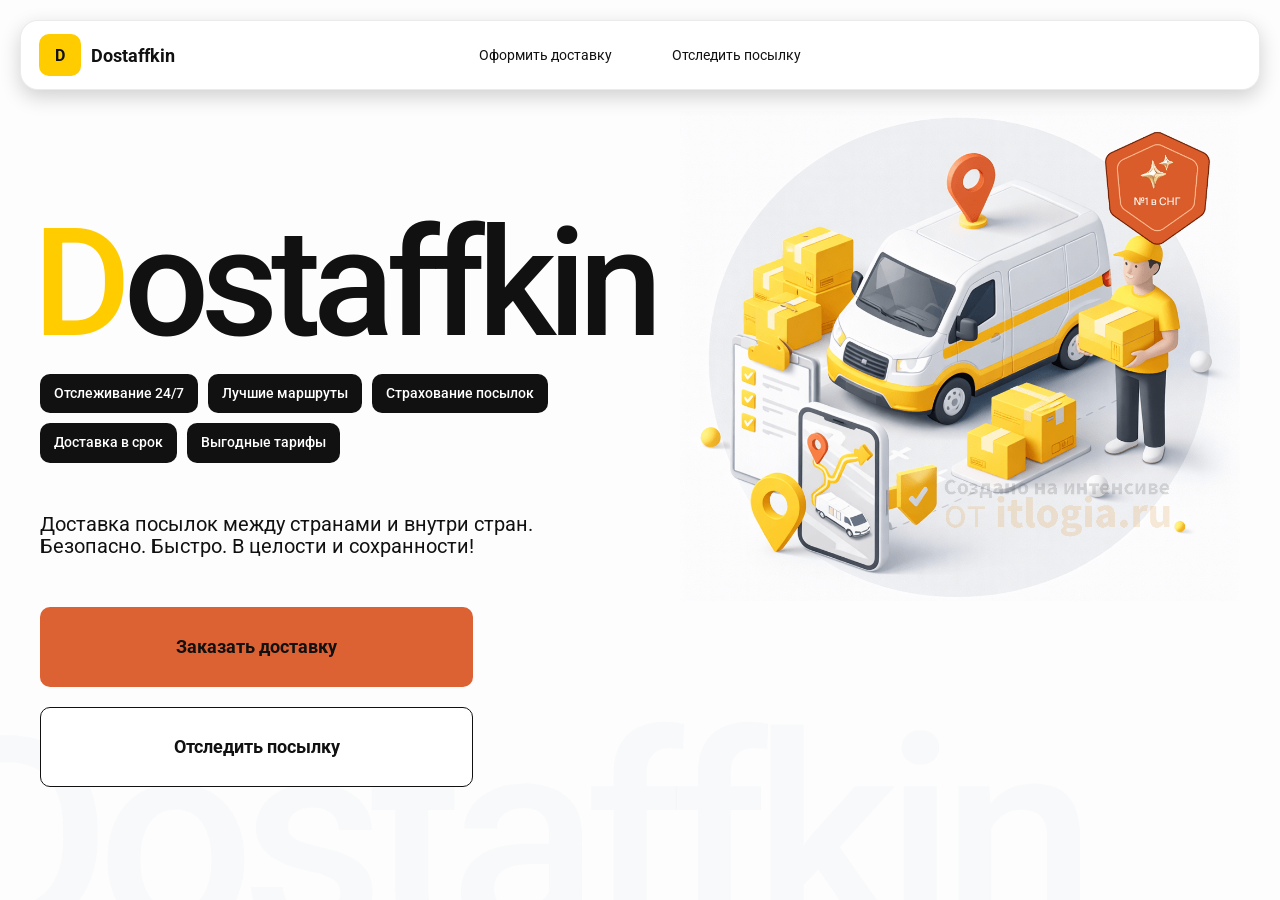
<file: index.html>
<!doctype html>
<html lang="ru">

<head>
    <meta charset="utf-8" />
    <meta name="viewport" content="width=device-width,initial-scale=1,maximum-scale=1,user-scalable=0" />
    <title>Dostaffkin — Доставка посылок между странами и внутри стран. Безопасно. Быстро. В целости и сохранности!
    </title>

    <link href="styles/base.css" rel="stylesheet" />
    <link href="styles/base_adaptive.css" rel="stylesheet" />
    <link href="styles/index.css" rel="stylesheet" />
    <link href="styles/index_adaptive.css" rel="stylesheet" />
</head>

<body>
    <div class="container">
        <header class="header">
            <a class="header-brand" href="#">
                <div class="header-logo">D</div>
                <div class="header-title">Dostaffkin</div>
            </a>
            <nav class="header-menu">
                <a class="header-link" href="/order.html">Оформить <span>доставку</span></a>
                <a class="header-link" href="/track.html">Отследить <span>посылку</span></a>
            </nav>
        </header>
        <main class="main">
            <section class="main-info">
                <div class="main-title">
                    <span>D</span>ostaffkin
                </div>
                <div class="main-features">
                    <div class="main-feature">Отслеживание 24/7</div>
                    <div class="main-feature">Лучшие маршруты</div>
                    <div class="main-feature">Страхование посылок</div>
                    <div class="main-feature">Доставка в срок</div>
                    <div class="main-feature">Выгодные тарифы</div>
                </div>
                <div class="main-description">
                    Доставка посылок между странами и внутри стран.
                    Безопасно. Быстро. В целости и сохранности!
                </div>
                <div class="main-actions">
                    <a class="button" type="button" href="./order.html">Заказать доставку</a>
                    <a class="button button-white" type="button" href="./track.html">Отследить посылку</a>
                </div>
            </section>
            <div class="main-title-ghost">Dostaffkin</div>
            <section class="main-image">
                <img src="images/main-image.png" alt="Main image" />
            </section>
        </main>
    </div>
</body>

</html>
</file>
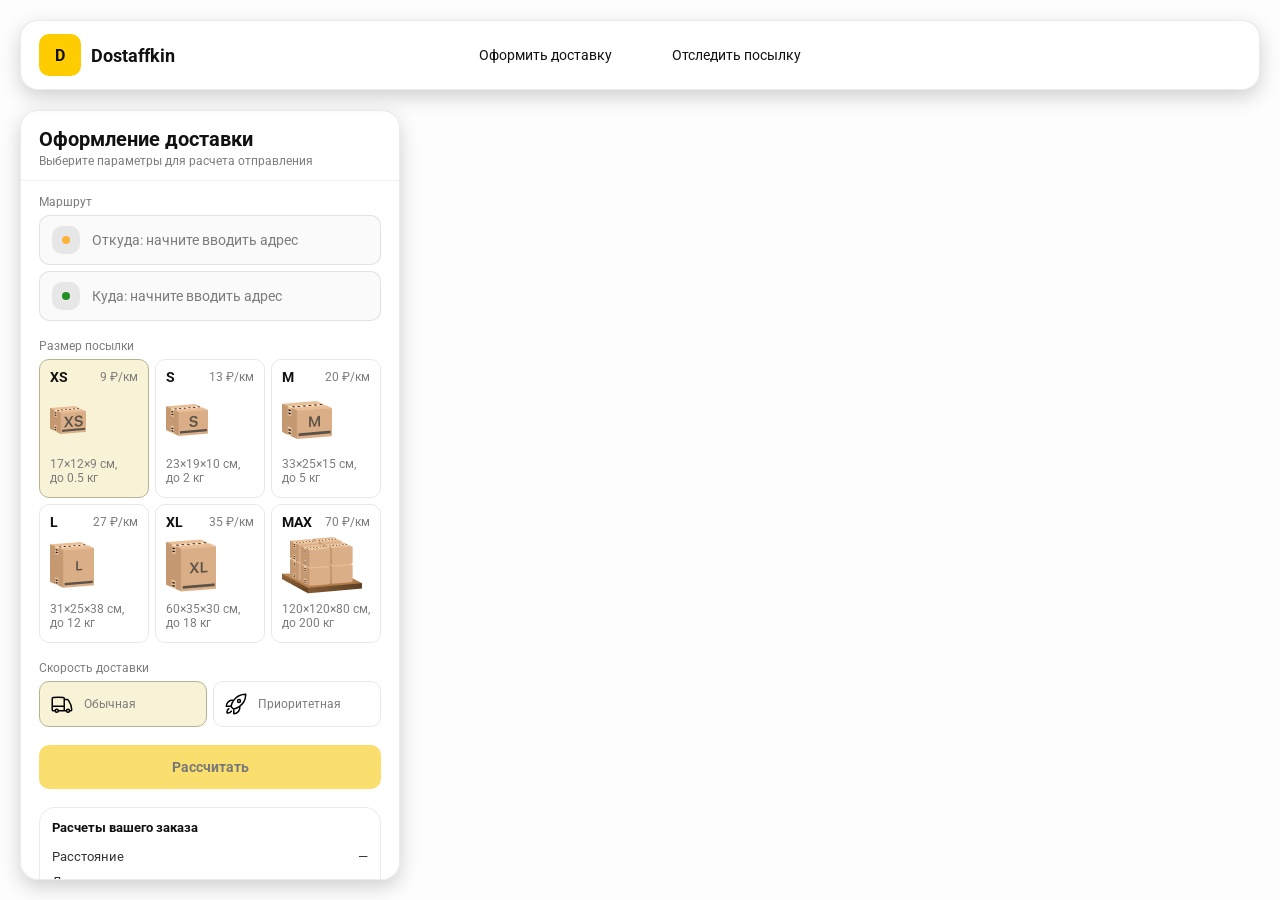
<file: order.html>
<!doctype html>
<html lang="ru">

<head>
    <meta charset="utf-8" />
    <meta name="viewport" content="width=device-width,initial-scale=1,maximum-scale=1,user-scalable=0" />
    <title>Оформление доставки</title>

    <link rel="stylesheet" href="styles/base.css" />
    <link rel="stylesheet" href="styles/base_adaptive.css" />

    <link rel="stylesheet" href="styles/order.css" />
    <link rel="stylesheet" href="styles/order_adaptive.css" />

    <script src="https://api-maps.yandex.ru/2.1/?lang=ru_RU&apikey=7b86cdcc-0586-4267-9155-2b15e77969e7&suggest_apikey=a1665c3e-4a65-42b1-b08a-8ffda774c39e" type="text/javascript"></script>
</head>

<body>
    <div id="map"></div>
    <header class="header">
        <a class="header-brand" href="/index.html">
            <div class="header-logo">D</div>
            <div class="header-title">Dostaffkin</div>
        </a>
        <nav class="header-menu">
            <a class="header-link" href="#">Оформить <span>доставку</span></a>
            <a class="header-link" href="/track.html">Отследить <span>посылку</span></a>
        </nav>
    </header>
    <aside class="main" id="sidebar">
        <div class="main-header">
            <div class="main-title">Оформление доставки</div>
            <div class="main-text">Выберите параметры для расчета отправления</div>
        </div>
        <div class="main-content">
            <div class="main-route">
                <div class="main-block-title">Маршрут</div>
                <div class="main-fields">
                    <div class="main-field" id="fromField">
                        <div class="main-pin"></div>
                        <input id="from" placeholder="Откуда: начните вводить адрес" autocomplete="off" />
                        <div class="main-ac" id="fromAc" role="listbox" aria-label="Подсказки адресов"></div>
                    </div>

                    <div class="main-field" id="toField">
                        <div class="main-pin"></div>
                        <input id="to" placeholder="Куда: начните вводить адрес" autocomplete="off" />
                        <div class="main-ac" id="toAc" role="listbox" aria-label="Подсказки адресов"></div>
                    </div>
                </div>
            </div>
            <div class="main-package">
                <div class="main-block-title">Размер посылки</div>

                <div class="main-sizes">
                    <div class="main-size-card is-active" data-value="xs">
                        <div class="main-size-top">
                            <div class="main-size-label">XS</div>
                            <div class="main-size-rate">9 ₽/км</div>
                        </div>
                        <div class="main-size-media">
                            <img src="images/sizes/xs.png" alt="Короб XS" />
                        </div>
                        <div class="main-size-description">17×12×9 см,<br>до 0.5 кг</div>
                    </div>

                    <div class="main-size-card" data-value="s">
                        <div class="main-size-top">
                            <div class="main-size-label">S</div>
                            <div class="main-size-rate">13 ₽/км</div>
                        </div>
                        <div class="main-size-media">
                            <img src="images/sizes/s.png" alt="Короб S" />
                        </div>
                        <div class="main-size-description">23×19×10 см,<br>до 2 кг</div>
                    </div>

                    <div class="main-size-card" data-value="m">
                        <div class="main-size-top">
                            <div class="main-size-label">M</div>
                            <div class="main-size-rate">20 ₽/км</div>
                        </div>
                        <div class="main-size-media">
                            <img src="images/sizes/m.png" alt="Короб M" />
                        </div>
                        <div class="main-size-description">33×25×15 см,<br>до 5 кг</div>
                    </div>

                    <div class="main-size-card" data-value="l">
                        <div class="main-size-top">
                            <div class="main-size-label">L</div>
                            <div class="main-size-rate">27 ₽/км</div>
                        </div>
                        <div class="main-size-media">
                            <img src="images/sizes/l.png" alt="Короб L" />
                        </div>
                        <div class="main-size-description">31×25×38 см,<br>до 12 кг</div>
                    </div>

                    <div class="main-size-card" data-value="xl">
                        <div class="main-size-top">
                            <div class="main-size-label">XL</div>
                            <div class="main-size-rate">35 ₽/км</div>
                        </div>
                        <div class="main-size-media">
                            <img src="images/sizes/xl.png" alt="Короб XL" />
                        </div>
                        <div class="main-size-description">60×35×30 см,<br>до 18 кг</div>
                    </div>

                    <div class="main-size-card" data-value="max">
                        <div class="main-size-top">
                            <div class="main-size-label">MAX</div>
                            <div class="main-size-rate">70 ₽/км</div>
                        </div>
                        <div class="main-size-media main-size-media-palleta">
                            <img src="images/sizes/max.png" alt="Паллета" />
                        </div>
                        <div class="main-size-description">120×120×80 см,<br>до 200 кг</div>
                    </div>
                </div>
            </div>
            <div class="main-speed">
                <div class="main-block-title">Скорость доставки</div>

                <div class="main-speeds">
                    <div class="main-speed-card is-active" data-value="regular">
                        <img class="main-speed-media" src="images/icons/regular.svg" alt="Regular" />
                        <div class="main-speed-description">Обычная</div>
                    </div>
                    <div class="main-speed-card" data-value="fast">
                        <img class="main-speed-media" src="images/icons/fast.svg" alt="Fast" />
                        <div class="main-speed-description">Приоритетная</div>
                    </div>

                </div>
            </div>
            <div class="main-calculate-block">
                <button id="calc" class="button calculate-button" type="button" disabled>Рассчитать</button>
            </div>
            <div class="main-result" id="result">
                <div class="main-result-title">Расчеты вашего заказа</div>
                <div class="main-result-lines">
                    <div class="main-result-line"><span>Расстояние</span><span id="distanceValue">—</span></div>
                    <div class="main-result-line"><span>Доставим через</span><span id="durationValue">—</span></div>
                    <div class="main-result-line"><span>Тариф</span><span id="rateValue">—</span></div>
                </div>
                <div class="main-price">
                    <div class="main-price-label">Итого</div>
                    <div class="main-price-value" id="totalValue">—</div>
                </div>
            </div>
            <div class="main-order-box">
                <div class="main-order-form" id="orderForm">
                    <div class="main-order-title">Оформление доставки</div>
                    <div class="main-block-info-row">
                        <div class="main-block-title">Контакты</div>
                        <div class="order-fields">
                            <div class="main-field">
                                <input id="customerName" placeholder="Ваше имя" autocomplete="off" />
                            </div>
                            <div class="main-field">
                                <input id="customerPhone" placeholder="Ваш телефон" autocomplete="off"
                                    inputmode="tel" />
                            </div>
                        </div>
                    </div>
                    <div class="main-block-info-row extra-info">
                        <div class="main-block-title">Дополнительная информация</div>
                        <div class="main-field textarea">
                            <textarea id="comment" placeholder="Детали доставки и комментарии"></textarea>
                        </div>
                    </div>
                    <button id="submit" class="button main-submit-request" type="button" disabled>Отправить
                        заявку
                    </button>
                </div>

                <div class="main-order-success" id="orderSuccess">
                    <div class="main-success-icon">✓</div>
                    <div class="main-success-title">Заявка отправлена!</div>
                    <div class="main-success-title">Номер отправления – <span id="orderId"></span></div>
                    <div class="main-success-subtitle">Мы скоро свяжемся с вами</div>
                </div>
            </div>
        </div>
    </aside>
    <script src="scripts/order.js"></script>
</body>

</html>
</file>
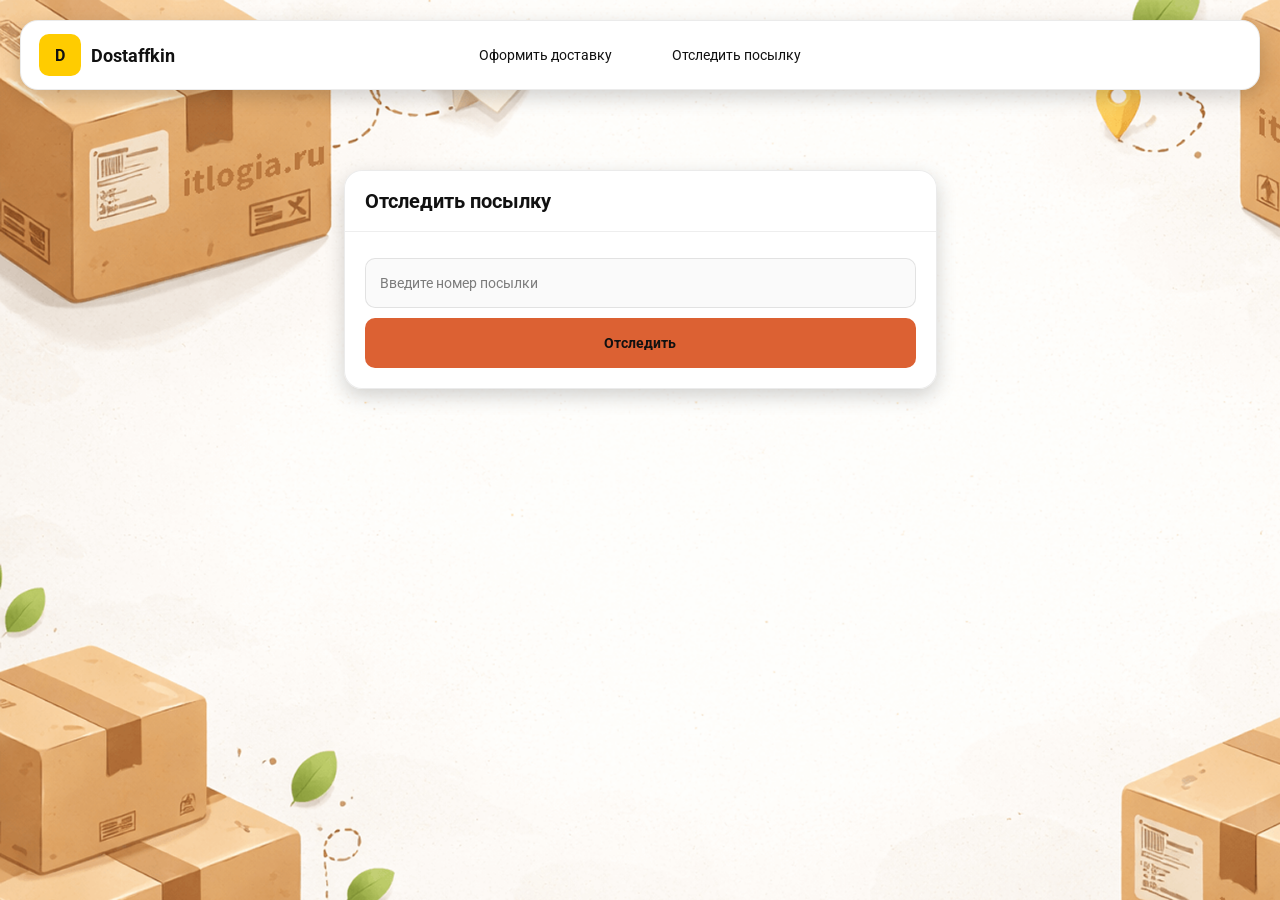
<file: track.html>
<!doctype html>
<html lang="ru">

<head>
    <meta charset="utf-8" />
    <meta name="viewport" content="width=device-width,initial-scale=1,maximum-scale=1,user-scalable=0" />
    <title>Отследить посылку</title>
    <link rel="stylesheet" href="styles/base.css" />
    <link rel="stylesheet" href="styles/base_adaptive.css" />

    <link rel="stylesheet" href="styles/track.css" />
    <link rel="stylesheet" href="styles/track_adaptive.css" />
</head>

<body>
    <div class="container">
        <header class="header">
            <a class="header-brand" href="/index.html">
                <div class="header-logo">D</div>
                <div class="header-title">Dostaffkin</div>
            </a>
            <nav class="header-menu">
                <a class="header-link" href="/order.html">Оформить <span>доставку</span></a>
                <a class="header-link" href="#">Отследить <span>посылку</span></a>
            </nav>
        </header>
        <main class="track-content">
            <section class="track-card track-search">
                <div class="track-title">Отследить посылку</div>
                <div class="track-action">
                    <div class="main-field track-field">
                        <input id="trackNumber" placeholder="Введите номер посылки" autocomplete="off" />
                    </div>
                    <button id="trackButton" class="button track-button" type="button">Отследить</button>
                </div>
            </section>
            <section class="track-card track-result" id="trackResult">
                <div class="track-result-header">
                    <div class="track-id" id="trackIdValue"></div>
                    <div class="track-routes">
                        <div class="track-route">
                            <div class="track-route-pin">
                                <svg xmlns="http://www.w3.org/2000/svg" fill="none" viewBox="0 0 24 24"
                                    stroke-width="1.5" stroke="orange" class="size-6">
                                    <path stroke-linecap="round" stroke-linejoin="round"
                                        d="M15 10.5a3 3 0 1 1-6 0 3 3 0 0 1 6 0Z" />
                                    <path stroke-linecap="round" stroke-linejoin="round"
                                        d="M19.5 10.5c0 7.142-7.5 11.25-7.5 11.25S4.5 17.642 4.5 10.5a7.5 7.5 0 1 1 15 0Z" />
                                </svg>
                            </div>
                            <div class="track-route-address" id="trackFromValue">
                                Откуда: Москва, улица Арбат, 1
                            </div>
                        </div>
                        <div class="track-route track-route-arrow">
                            <svg xmlns="http://www.w3.org/2000/svg" fill="none" viewBox="0 0 24 24" stroke-width="1.5"
                                stroke="currentColor" class="size-6">
                                <path stroke-linecap="round" stroke-linejoin="round"
                                    d="M19.5 13.5 12 21m0 0-7.5-7.5M12 21V3" />
                            </svg>
                        </div>
                        <div class="track-route">
                            <div class="track-route-pin">
                                <svg xmlns="http://www.w3.org/2000/svg" fill="none" viewBox="0 0 24 24"
                                    stroke-width="1.5" stroke="green" class="size-6">
                                    <path stroke-linecap="round" stroke-linejoin="round"
                                        d="M15 10.5a3 3 0 1 1-6 0 3 3 0 0 1 6 0Z" />
                                    <path stroke-linecap="round" stroke-linejoin="round"
                                        d="M19.5 10.5c0 7.142-7.5 11.25-7.5 11.25S4.5 17.642 4.5 10.5a7.5 7.5 0 1 1 15 0Z" />
                                </svg>
                            </div>
                            <div class="track-route-address" id="trackToValue">
                                Куда: Минск, проспект Независимости, 58
                            </div>
                        </div>
                    </div>
                </div>
                <div class="track-info">
                    <div class="track-status-title">Статус данной посылки:</div>
                    <div class="track-status-list" id="trackStatusList">

                    </div>
                </div>
            </section>
        </main>
    </div>
    <script src="scripts/track.js"></script>
</body>

</html>
</file>
<file: styles/base.css>
*, *::before, *::after {
    box-sizing: border-box;
}

@font-face {
    font-family: "Roboto";
    src: url("../fonts/Roboto-Regular.ttf");
    font-weight: normal;
}

@font-face {
    font-family: "Roboto";
    src: url("../fonts/Roboto-Bold.ttf");
    font-weight: bold;
}

@font-face {
    font-family: "Roboto";
    src: url("../fonts/Roboto-Medium.ttf");
    font-weight: 500;
}  

html, body {
    margin: 0;
    color: #111111;
    font-family: "Roboto", sans-serif;
}

body {
    background: #FDFDFD;
}

.header {
    border-radius: 18px;
    box-shadow: 0 7px 20px 0 #0000002E;
    backdrop-filter: blur(10px);
    background: #ffffff;
    left: 20px;
    border: 1px solid rgba(0, 0, 0, 0.08);
    position: fixed;
    right: 20px;
    top: 20px;
    padding: 14px 18px;
    height: 70px;
    display: flex;
    align-items: center;
    z-index: 6;
}

.header-brand {
    display: flex;
    align-items: center;
    text-decoration: none;
    gap: 10px;
}

.header-logo {
    width: 42px;
    height: 42px;
    border-radius: 10px;
    background: #FFCC00;
    display: grid;
    place-items: center;
    font-weight: bold;
    color: #111;
}

.header-title {
    font-size: 18px;
    font-weight: bold;
    color: #111111;
    text-decoration: none;
}

.header-menu {
    display: flex;
    align-items: center;
    gap: 60px;
    margin: 0;
    position: absolute;
    left: 50%;
    transform: translateX(-50%);
}

.header-link {
    font-size: 14px;
    color: #111111;
    text-decoration: none;
}

.button {
    border: 0;
    outline: none;
    height: 44px;
    border-radius: 10px;
    font-size: 14px;
    font-weight: bold;
    cursor: pointer;
    font-family: inherit;
    transition: transform .08s ease, opacity .12s ease;
    background: #DC6133;
    color: #111111;
    text-align: center;
    text-decoration: none;
}

.button:hover {
    background-color: #E5BC19;
}

.button:disabled {
    cursor: not-allowed;
    background-color: #FADE6E;
    color: #787878;
    transform: none;
}

.button.button-white {
    background: #ffffff;
    border: 1px solid #111111;
}

.button.button-white:hover {
    background: rgb(241 241 241);
}

.main-field {
    display: flex;
    align-items: center;
    margin-top: 6px;
    gap: 10px;
    border: 1px solid #1111111A;
    background: #FAFAFA;
    border-radius: 10px;
    padding: 10px 12px;
    position: relative;
    box-sizing: border-box;
    height: 50px;
}

.main-field.textarea {
    height: auto;
}

.main-pin {
    width: 28px;
    height: 28px;
    border-radius: 10px;
    background: rgba(17, 17, 17, 0.08);
    display: grid;
    place-items: center;
    flex: 0 0 auto;
    position: relative;
}

.main-pin::before {
    content: "";
    width: 8px;
    height: 8px;
    border-radius: 999px;
    background: orange;
    opacity: .75;
    display: block;
}

.main-field:last-child .main-pin::before {
    background: green;
    opacity: .85;
}

input, textarea {
    width: 100%;
    border: 0;
    outline: none;
    background: transparent;
    font-size: 14px;
    color: #111111;
    font-family: inherit;
}

textarea {
    resize: vertical;
    min-height: 72px;
    padding: 2px 0;
}

input::placeholder, textarea::placeholder {
    color: #7C7C7C;
}

.main-field:focus-within {
    border-color: rgba(0, 0, 0, 0.20);
    box-shadow: 0 0 0 4px rgba(255, 204, 0, 0.35);
    background: rgba(255, 255, 255, 0.75);
}
</file>
<file: styles/base_adaptive.css>
@media (max-width: 767px) {
    .header {
        left: 10px;
        right: 10px;
        top: 10px;
    }

    .header-link span {
        display: none;
    }

    .header-menu {
        gap: 20px;
        justify-content: flex-start;
        margin: 0 0 0 30px;
        position: static;
        transform: none;
    }
}

@media (max-width: 420px) {
    .header-title {
        display: none;
    }
}

@media (max-width: 374px) {
    .header-menu {
        gap: 10px;
        margin: 0 0 0 10px;
    }
}
</file>
<file: styles/index.css>
.container {
    overflow: hidden;
    min-height: 100vh;
}

.main {
    padding: 111px 40px 40px;
    position: relative;
    display: flex;
}

.main-info {
    max-width: 840px;
    width: 100%;
    position: relative;
}

.main-title {
    margin-top: 98px;
    font-weight: 500;
    font-size: 200px;
    line-height: 1;
    letter-spacing: -0.05em;
    color: #111111;
    left: -15px;
    position: relative;
}

.main-title span {
    color: #ffcc00;
}

.main-features {
    margin-top: 15px;
    display: flex;
    flex-wrap: wrap;
    gap: 10px;
}

.main-feature {
    background: #111111;
    color: #ffffff;
    padding: 12px 14px;
    font-weight: 500;
    font-size: 14px;
    line-height: 1.1;
    border-radius: 10px;
}

.main-description {
    margin-top: 50px;
    max-width: 500px;
    font-size: 20px;
    line-height: 1.1;
    color: #111111;
}

.main-actions {
    margin-top: 50px;
    display: flex;
    flex-direction: column;
    gap: 20px;
}

.main-actions .button {
    height: 80px;
    width: 433px;
    font-size: 18px;
    font-weight: bold;
    place-items: center;
    display: grid;
}

.main-title-ghost {
    position: absolute;
    z-index: -1;
    left: -70px;
    bottom: -150px;
    font-weight: 500;
    font-size: 278px;
    line-height: 1;
    letter-spacing: -0.05em;
    color: #ECEDF04D;
}

.main-image {
    width: 1024px;
    top: 100px;
    z-index: -2;
}

.main-image img {
    width: 100%;
    max-width: 1024px;
    height: auto;
    display: block;
}
</file>
<file: styles/index_adaptive.css>
@media (max-width: 1760px) {
    .main-title {
        font-size: 150px;
        left: -7px;
    }

    .main-info {
        max-width: 640px;
    }
}

@media (max-width: 1200px) {
    .main-info {
        max-width: 540px;
    }

    .main {
        padding: 111px 20px 20px;
    }

    .main-title {
        font-size: 120px;
        left: -4px;
    }

    .main-title-ghost {
        font-size: 220px;
    }
}

@media (max-width: 1024px) {
    .main-title {
        margin-top: 30px;
    }

    .main {
        flex-direction: column-reverse;
    }

    .main-image {
        max-width: 350px;
        position: absolute;
        left: 370px;
        top: 370px;
    }

    .main-info {
        max-width: 100%;
    }

    .main-actions {
        gap: 10px;
    }

    .main-actions .button {
        height: 50px;
        font-size: 14px;
        width: auto;
        max-width: 300px;
    }

    .main-description {
        max-width: 350px;
    }
}

@media (max-width: 570px) {
    .main-title {
        font-size: 88px;
    }

    .main-description {
        max-width: 100%
    }

    .main-actions {
       width: 100%;
    }

    .main-actions .button {
        width: 100%;
        max-width: 100%
    }

    .main-image {
        max-width: 650px;
        position: absolute;
        left: 170px;
        top: 70px;
        opacity: 0.2;
    }
}

@media (max-width: 400px) {
    .main-title {
        font-size: 70px;
    }
}
</file>
<file: styles/order.css>
#map {
    position: fixed;
    inset: 0;
}

.main {
    border-radius: 18px;
    box-shadow: 0 7px 20px 0 #0000002E;
    backdrop-filter: blur(10px);
    background: rgba(255, 255, 255, 0.96);
    left: 20px;
    border: 1px solid rgba(0, 0, 0, 0.08);
    position: fixed;
    top: 110px;
    bottom: 20px;
    width: 380px;
    display: flex;
    flex-direction: column;
    overflow: hidden;
    z-index: 5;
}

.main-header {
    padding: 18px 18px 12px 18px;
    border-bottom: 1px solid rgba(0, 0, 0, 0.06);
    display: flex;
    flex-direction: column;
}

.main-title {
    font-size: 20px;
    line-height: 100%;
    font-weight: bold;
}

.main-text {
    font-size: 12px;
    margin-top: 5px;
    color: #7C7C7C;
}

.main-content {
    padding: 14px 18px 18px 18px;
    overflow: auto;
    scrollbar-width: none;
    display: flex;
    flex-direction: column;
    gap: 18px;
    flex: 1;
}

.main-block-title {
    font-size: 12px;
    color: #7C7C7C;
}

.main-route .main-block-title,
.main-package .main-block-title {
    margin-bottom: 6px;
}

.main-sizes {
    display: grid;
    gap: 6px;
    grid-template-columns: repeat(3, 1fr);
}

.main-size-card {
    border: 1px solid #E8E8E7;
    background: #FFFFFF;
    border-radius: 10px;
    padding: 10px;
    cursor: pointer;
    user-select: none;
    transition: transform .08s ease, border-color .12s ease, background .12s ease;
    min-height: 139px;
}

.main-size-card:hover {
    transform: translateY(-1px);
}

.main-size-card.is-active {
    background-color: #F8F2D6;
    border-color: #B7B196;
}

.main-size-top {
    display: flex;
    align-items: center;
    justify-content: space-between;
}

.main-size-label {
    font-weight: bold;
    font-size: 14px;
    color: #111111;
    line-height: 100%;
}

.main-size-rate {
    font-size: 12px;
    color: #7C7C7C;
    line-height: 100%;
}

.main-size-media {
    margin-top: 8px;
    height: 57px;
}

.main-size-description {
    margin-top: 8px;
    font-size: 12px;
    color: #7C7C7C;
    line-height: 1.2;
}

.calculate-button {
    width: 100%;
}

.main-result {
    border: 1px solid rgba(0, 0, 0, 0.08);
    background: rgba(255, 255, 255, 0.75);
    border-radius: 16px;
    padding: 12px;
    line-height: 1.25;
}

.main-result-title {
    font-weight: bold;
    font-size: 13px;
    color: #111111;
    margin-bottom: 13px;
}

.main-result-lines {
    gap: 8px;
    display: flex;
    flex-direction: column;
}

.main-result-line {
    font-size: 13px;
    color: rgba(17, 17, 17, 0.85);
    display: flex;
    justify-content: space-between;
}

.main-price {
    margin-top: 18px;
    padding-top: 10px;
    border-top: 1px dashed rgba(0, 0, 0, 0.12);
    display: flex;
    align-items: baseline;
    justify-content: space-between;
}

.main-price-label {
    font-size: 12px;
    color: rgba(17, 17, 17, 0.55);
}

.main-price-value {
    font-size: 20px;
    font-weight: bold;
    color: #111111;
    letter-spacing: -0.3px;
}

.main-order-box {
    background: #ffffff;
    border: 1px solid #E8E8E7;
    border-radius: 10px;
    padding: 12px;
}

.main-order-title {
    margin-bottom: 8px;
    font-weight: bold;
    font-size: 14px;
    color: #111111;
}

.main-block-info {
    display: flex;
    flex-direction: column;
    gap: 6px;
}

.order-fields {
    display: grid;
    grid-template-columns: 1fr 1fr;
    column-gap: 10px;
    margin-top: 6px;
}

.main-block-info-row.extra-info {
    display: block;
    margin-top: 13px;
}

.main-submit-request {
    width: 100%;
    margin-top: 6px;
}

.main-order-success {
    display: none;
    text-align: center;
    padding: 22px 12px;
    gap: 12px;
}

.main-order-success.is-visible {
    display: flex;
    flex-direction: column;
    align-items: center;
}

.main-success-icon {
    width: 56px;
    height: 56px;
    border-radius: 50%;
    background: #16a34a;
    color: #ffffff;
    display: grid;
    place-items: center;
    font-size: 30px;
}

.main-success-title {
    font-size: 14px;
    font-weight: bold;
    color: #111111;
}

.main-success-subtitle {
    font-size: 12px;
    color: rgba(17, 17, 17, 0.55);
    line-height: 1.3;
}

.main-speed .main-block-title {
    margin-bottom: 6px;
}

.main-speeds {
    display: grid;
    gap: 6px;
    grid-template-columns: repeat(2, 1fr);
}

.main-speed-card {
    border: 1px solid #E8E8E7;
    background: #FFFFFF;
    border-radius: 10px;
    padding: 10px;
    cursor: pointer;
    user-select: none;
    transition: transform .08s ease, border-color .12s ease, background .12s ease;
    display: flex;
    align-items: center;
    gap: 10px;
}

.main-speed-card:hover {
    transform: translateY(-1px);
}

.main-speed-card.is-active {
    background-color: #F8F2D6;
    border-color: #B7B196;
}

.main-speed-description {
    font-size: 12px;
    color: #7C7C7C;
    line-height: 1.2;
}
</file>
<file: styles/order_adaptive.css>
@media (max-width: 767px) {
    .main {
        left: 10px;
        right: 10px;
        top: 50%;
        bottom: 12px;
        width: auto;
        max-width: none;
    }
}

@media (max-width: 420px) {
    .main-sizes {
        grid-template-columns: repeat(2, 1fr);
    }
}
</file>
<file: styles/track.css>
.container {
    background: #F4F4F4 url("../images/track-bg.png");
    background-size: cover;
    min-height: 100vh;
    padding: 170px 0 50px 0;
}

.track-content {
    width: 593px;
    margin: 0 auto;
}

.track-card {
    width: 100%;
    border-radius: 18px;
    box-shadow: 0 7px 20px 0 #0000002E;
    backdrop-filter: blur(10px);
    background: rgba(255, 255, 255, 0.96);
    border: 1px solid rgba(0, 0, 0, 0.08);
}

.track-title {
    font-size: 20px;
    line-height: 100%;
    font-weight: bold;
    border-bottom: 1px solid #EEEEEE;
    padding: 20px;
}

.track-action {
    padding: 20px;
}

.track-button {
    width: 100%;
    height: 50px;
}

.track-field {
    margin-bottom: 10px;
}

.track-result {
    margin-top: 5px;
    display: none;
}

.track-result.is-visible {
    display: block;
}

.track-result-header {
    font-weight: bold;
    font-size: 14px;
    color: #111111;
    padding: 20px;
    border-bottom: 1px solid #EEEEEE;
}

.track-id {
    margin-bottom: 12px;
    font-size: 20px;
}

.track-routes {
    display: flex;
    flex-direction: column;
    gap: 10px;
    font-weight: normal;
}

.track-route {
    display: flex;
    align-items: center;
    gap: 10px;
}

.track-route-pin {
    width: 24px;
    height: 24px;
    flex-shrink: 0;
}

.track-route-arrow {
    padding: 15px 0;
    width: 24px;
    height: 24px;
}

.track-info {
    padding: 20px;
}

.track-status {
    display: flex;
    align-items: center;
    font-size: 12px;
    gap: 10px;
}

.track-status-title {
    font-size: 14px;
    color: #111111;
    margin-bottom: 20px;
}

.track-status-list {
    display: flex;
    flex-direction: column;
    gap: 15px;
}

.track-status-icon {
    width: 40px;
    height: 40px;
    border-radius: 50%;
    background: rgba(17, 17, 17, 0.08);
    display: grid;
    place-items: center;
    flex: 0 0 auto;
}

.track-status.created .track-status-icon {
    background-color: #F1CB00;
}

.track-status.in-way .track-status-icon {
    background-color: #F08A11;
}

.track-status.ready .track-status-icon {
    background-color: #A35D0A;
}

.track-status.done .track-status-icon {
    background-color: #37C93B;
}

.track-status-text {
    display: flex;
    align-items: center;
    justify-content: space-between;
    color: #111111;
    font-size: 12px;
    flex: 1;
}

.track-status-date {
    color: rgba(17, 17, 17, 0.55);
}
</file>
<file: styles/track_adaptive.css>
@media (max-width: 767px) {
    .container {
        padding: 130px 0 50px 0;
    }

    .track-content {
        width: 100%;
        padding-left: 10px;
        padding-right: 10px;
    }

    .track-result-header {
        padding: 20px;
    }
}
</file>
